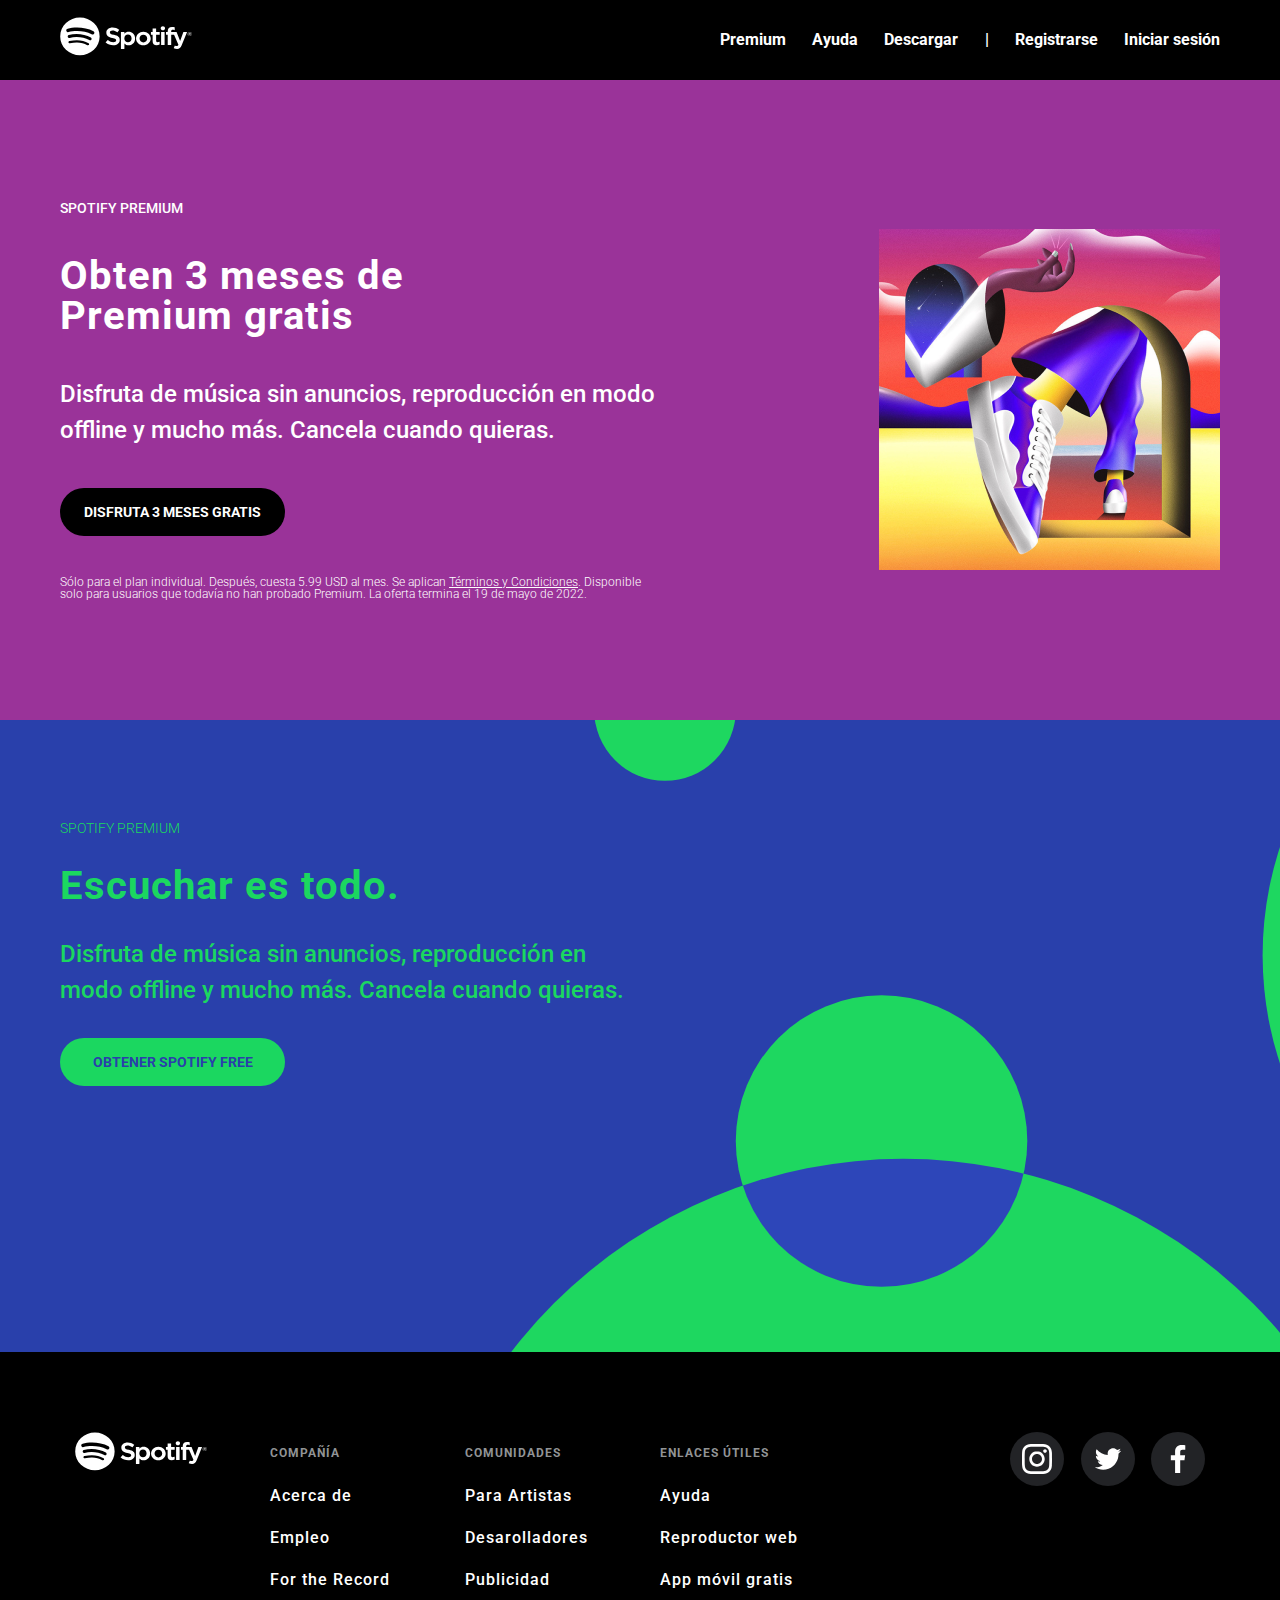
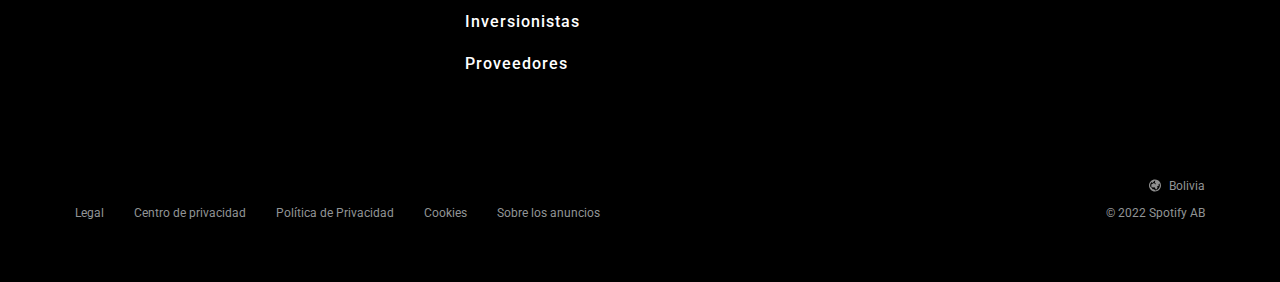
<file: index.html>
<!DOCTYPE html>
<html lang="es">
<head>
    <meta charset="UTF-8">
    <meta http-equiv="X-UA-Compatible" content="IE=edge">
    <meta name="viewport" content="width=device-width, initial-scale=1.0">
    <link rel="stylesheet" href="./styles.css">
    <link rel="preconnect" href="https://fonts.googleapis.com">
    <link rel="preconnect" href="https://fonts.gstatic.com" crossorigin>
    <link href="https://fonts.googleapis.com/css2?family=Roboto:wght@300;400;500;700&display=swap" rel="stylesheet">
    <title>Escuchar es todo - Spotify</title>
</head>
<body>
    <header>
        <nav class="navbar-container">
            <div class="navbar-container__logo">
                <img src="./assets/logo-white.svg" alt="Logo de Spotify">
            </div>
            <ul class="navbar-container__items">
                <li><a href="/">Premium</a></li>
                <li><a href="/">Ayuda</a></li>
                <li><a href="/">Descargar</a></li>
                <li>|</li>
                <li><a href="/">Registrarse</a></li>
                <li><a href="/">Iniciar sesión</a></li>
            </ul>
        </nav>
    </header>
    <main>
        <section class="promo-container">
            <section class="promo-container__description">
                <span class="promo-container__description--name">SPOTIFY PREMIUM</span>
                <h1>Obten 3 meses de <br> Premium gratis</h1>
                <p class="promo-container__description--text">Disfruta de música sin anuncios, reproducción en modo offline y mucho más. Cancela cuando quieras.</p>
                <button><a href="/">DISFRUTA 3 MESES GRATIS</a></button>
                <p class="promo-container__description--aux">Sólo para el plan individual. Después, cuesta 5.99 USD al mes. Se aplican <span>Términos y Condiciones</span>. Disponible solo para usuarios que todavía no han probado Premium. La oferta termina el 19 de mayo de 2022.</p>
            </section>
            <figure class="promo-container__image">
                <img src="./assets/main_image.png" alt="Un dibujo abstracto">
            </figure>
        </section>
    </main>
    <section class="free-container">
        <section class="free-container__description">
            <span>SPOTIFY PREMIUM</span>
            <h1>Escuchar es todo.</h1>
            <p>Disfruta de música sin anuncios, reproducción en <br> modo offline y mucho más. Cancela cuando quieras.</p>
            <button><a href="/">OBTENER SPOTIFY FREE</a></button>
        </section>
    </section>
    <footer>
        <section class="footer-container">
            <div class="footer-container__card">
                <img src="./assets/logo-white.svg" alt="Spotify Logo">
            </div>
            <div class="footer-container__card">
                <span>COMPAÑÍA</span>
                <ul>
                    <li>Acerca de</li>
                    <li>Empleo</li>
                    <li>For the Record</li>
                </ul>
            </div>
            <div class="footer-container__card">
                <span>COMUNIDADES</span>
                <ul>
                    <li>Para Artistas</li>
                    <li>Desarolladores</li>
                    <li>Publicidad</li>
                    <li>Inversionistas</li>
                    <li>Proveedores</li>
                </ul>
            </div>
            <div class="footer-container__card">
                <span>ENLACES ÚTILES</span>
                <ul>
                    <li>Ayuda</li>
                    <li>Reproductor web</li>
                    <li>App móvil gratis</li>
                </ul>
            </div>
            <div class="footer-container__card footer-container__card--images">
                <div class="footer-container__card--circle">
                    <img src="./assets/instagram_logo_white.svg" alt="Instagram logo en blanco">
                </div>
                <div class="footer-container__card--circle">
                    <img src="./assets/twitter_logo_white.svg" alt="Twitter logo en blanco">
                </div>
                <div class="footer-container__card--circle">
                    <img src="./assets/facebook_logo_white.svg" alt="Facebook logo en blanco">
                </div>
            </div>
            <div class="footer-container__country">
                <img src="./assets/world_icon.svg" alt="Ícono del mundo">
                <span>Bolivia</span>
            </div>
            <div class="footer-container__copyright">
                <div class="footer-container__copyright--list">
                    <ul>
                        <li>Legal</li>
                        <li>Centro de privacidad</li>
                        <li>Política de Privacidad</li>
                        <li>Cookies</li>
                        <li>Sobre los anuncios</li>
                    </ul>
                </div>
                <div class="footer-container__copyright--rights">
                    <span>© 2022 Spotify AB</span>
                </div>
            </div>
        </section>
    </footer>
</body>
</html>
</file>
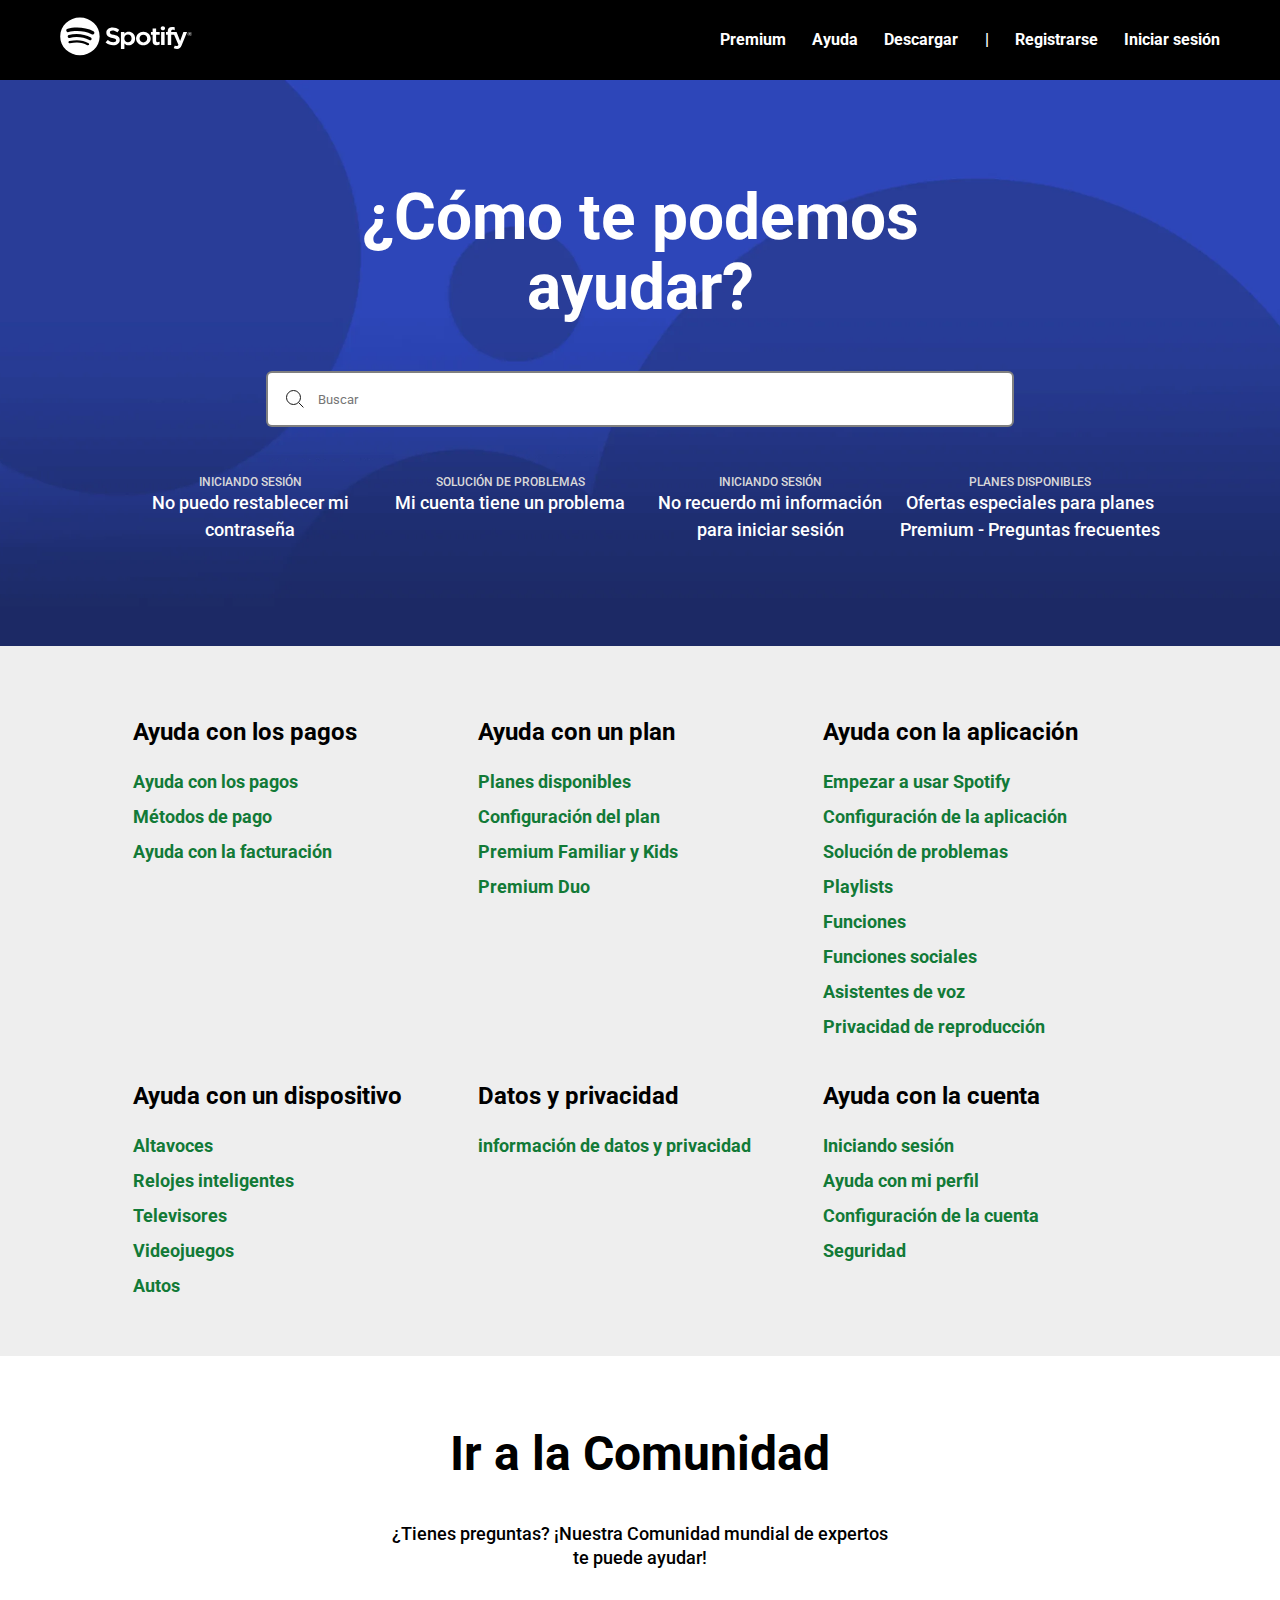
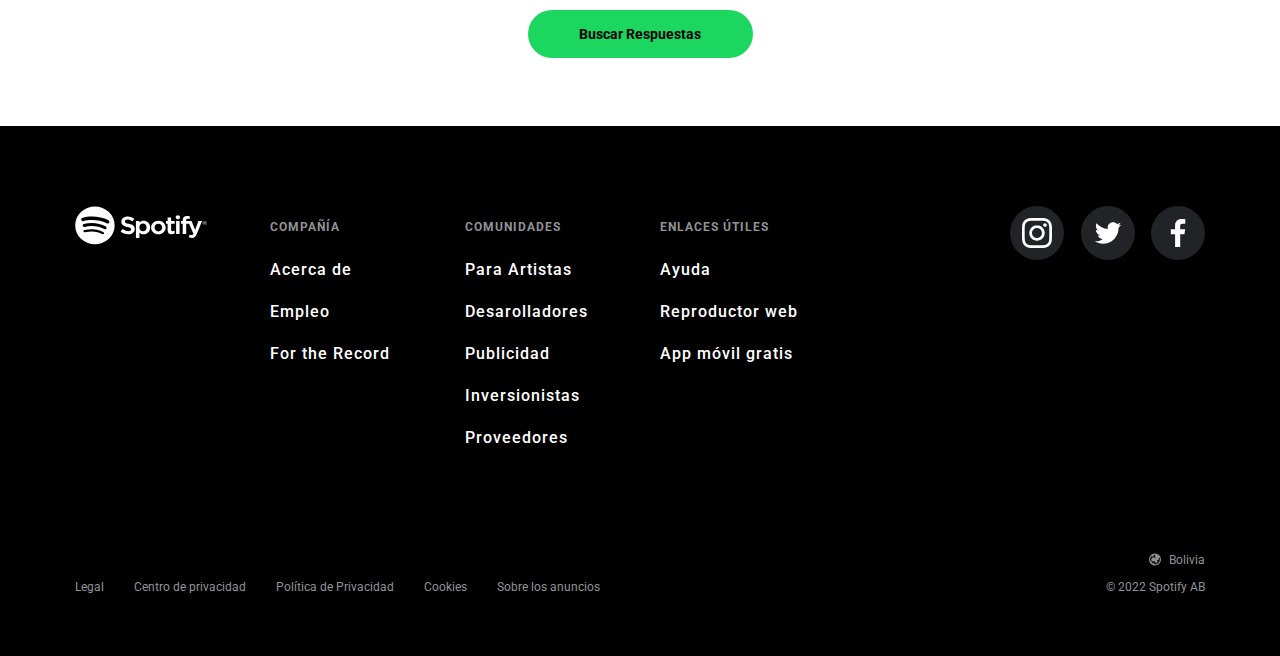
<file: ayuda.html>
<!DOCTYPE html>
<html lang="es">
<head>
    <meta charset="UTF-8">
    <meta http-equiv="X-UA-Compatible" content="IE=edge">
    <meta name="viewport" content="width=device-width, initial-scale=1.0">
    <link rel="stylesheet" href="./styles.css">
    <link rel="preconnect" href="https://fonts.googleapis.com">
    <link rel="preconnect" href="https://fonts.gstatic.com" crossorigin>
    <link href="https://fonts.googleapis.com/css2?family=Roboto:wght@300;400;500;700&display=swap" rel="stylesheet">
    <title>Ayuda</title>
</head>
<body>
    <header>
        <nav class="navbar-container">
            <div class="navbar-container__logo">
                <img src="./assets/logo-white.svg" alt="Logo de Spotify">
            </div>
            <ul class="navbar-container__items">
                <li><a href="/">Premium</a></li>
                <li><a href="/">Ayuda</a></li>
                <li><a href="/">Descargar</a></li>
                <li>|</li>
                <li><a href="/">Registrarse</a></li>
                <li><a href="/">Iniciar sesión</a></li>
            </ul>
        </nav>
    </header>
    <main class="help">
        <section class="search-help">
            <div class="search-help__title">
                <h1>¿Cómo te podemos ayudar?</h1>
            </div>
            <div class="search-help__input">
                <input type="text" placeholder="Buscar">
            </div>
            </div>
            <div class="search-help__quick-access">
                <div>
                    <span>INICIANDO SESIÓN</span>
                    <p>No puedo restablecer mi contraseña</p>
                </div>
                <div>
                    <span>SOLUCIÓN DE PROBLEMAS</span>
                    <p>Mi cuenta tiene un problema</p>
                </div>
                <div>
                    <span>INICIANDO SESIÓN</span>
                    <p>No recuerdo mi información para iniciar sesión</p>
                </div>
                <div>
                    <span>PLANES DISPONIBLES</span>
                    <p>Ofertas especiales para planes Premium - Preguntas frecuentes</p>
                </div>
            </div>
        </section>
    </main>
    <section class="search-list">
        <section class="search-list-container">
            <div class="search-list-container__block">
                <h3>Ayuda con los pagos</h3>
                <ul>
                    <li>Ayuda con los pagos</li>
                    <li>Métodos de pago</li>
                    <li>Ayuda con la facturación</li>
                </ul>
            </div>
            <div class="search-list-container__block">
                <h3>Ayuda con un plan</h3>
                <ul>
                    <li>Planes disponibles</li>
                    <li>Configuración del plan</li>
                    <li>Premium Familiar y Kids</li>
                    <li>Premium Duo</li>
                </ul>
            </div>
            <div class="search-list-container__block">
                <h3>Ayuda con la aplicación</h3>
                <ul>
                    <li>Empezar a usar Spotify</li>
                    <li>Configuración de la aplicación</li>
                    <li>Solución de problemas</li>
                    <li>Playlists</li>
                    <li>Funciones</li>
                    <li>Funciones sociales</li>
                    <li>Asistentes de voz</li>
                    <li>Privacidad de reproducción</li>
                </ul>
            </div>
            <div class="search-list-container__block">
                <h3>Ayuda con un dispositivo</h3>
                <ul>
                    <li>Altavoces</li>
                    <li>Relojes inteligentes</li>
                    <li>Televisores</li>
                    <li>Videojuegos</li>
                    <li>Autos</li>
                </ul>
            </div>
            <div class="search-list-container__block">
                <h3>Datos y privacidad</h3>
                <ul>
                    <li>información de datos y privacidad</li>
                </ul>
            </div>
            <div class="search-list-container__block">
                <h3>Ayuda con la cuenta</h3>
                <ul>
                    <li>Iniciando sesión</li>
                    <li>Ayuda con mi perfil</li>
                    <li>Configuración de la cuenta</li>
                    <li>Seguridad</li>
                </ul>
            </div>
        </section>
    </section>
    <section class="community">
        <section>
            <h2>Ir a la Comunidad</h2>
            <p>¿Tienes preguntas? ¡Nuestra Comunidad mundial de expertos te puede ayudar!</p>
            <button>
                <a href="/">Buscar Respuestas</a>
            </button>
        </section>
    </section>
    <footer>
        <section class="footer-container">
            <div class="footer-container__card">
                <img src="./assets/logo-white.svg" alt="Spotify Logo">
            </div>
            <div class="footer-container__card">
                <span>COMPAÑÍA</span>
                <ul>
                    <li>Acerca de</li>
                    <li>Empleo</li>
                    <li>For the Record</li>
                </ul>
            </div>
            <div class="footer-container__card">
                <span>COMUNIDADES</span>
                <ul>
                    <li>Para Artistas</li>
                    <li>Desarolladores</li>
                    <li>Publicidad</li>
                    <li>Inversionistas</li>
                    <li>Proveedores</li>
                </ul>
            </div>
            <div class="footer-container__card">
                <span>ENLACES ÚTILES</span>
                <ul>
                    <li>Ayuda</li>
                    <li>Reproductor web</li>
                    <li>App móvil gratis</li>
                </ul>
            </div>
            <div class="footer-container__card footer-container__card--images">
                <div class="footer-container__card--circle">
                    <img src="./assets/instagram_logo_white.svg" alt="Instagram logo en blanco">
                </div>
                <div class="footer-container__card--circle">
                    <img src="./assets/twitter_logo_white.svg" alt="Twitter logo en blanco">
                </div>
                <div class="footer-container__card--circle">
                    <img src="./assets/facebook_logo_white.svg" alt="Facebook logo en blanco">
                </div>
            </div>
            <div class="footer-container__country">
                <img src="./assets/world_icon.svg" alt="Ícono del mundo">
                <span>Bolivia</span>
            </div>
            <div class="footer-container__copyright">
                <div class="footer-container__copyright--list">
                    <ul>
                        <li>Legal</li>
                        <li>Centro de privacidad</li>
                        <li>Política de Privacidad</li>
                        <li>Cookies</li>
                        <li>Sobre los anuncios</li>
                    </ul>
                </div>
                <div class="footer-container__copyright--rights">
                    <span>© 2022 Spotify AB</span>
                </div>
            </div>
        </section>
    </footer>
</body>
</html>
</file>
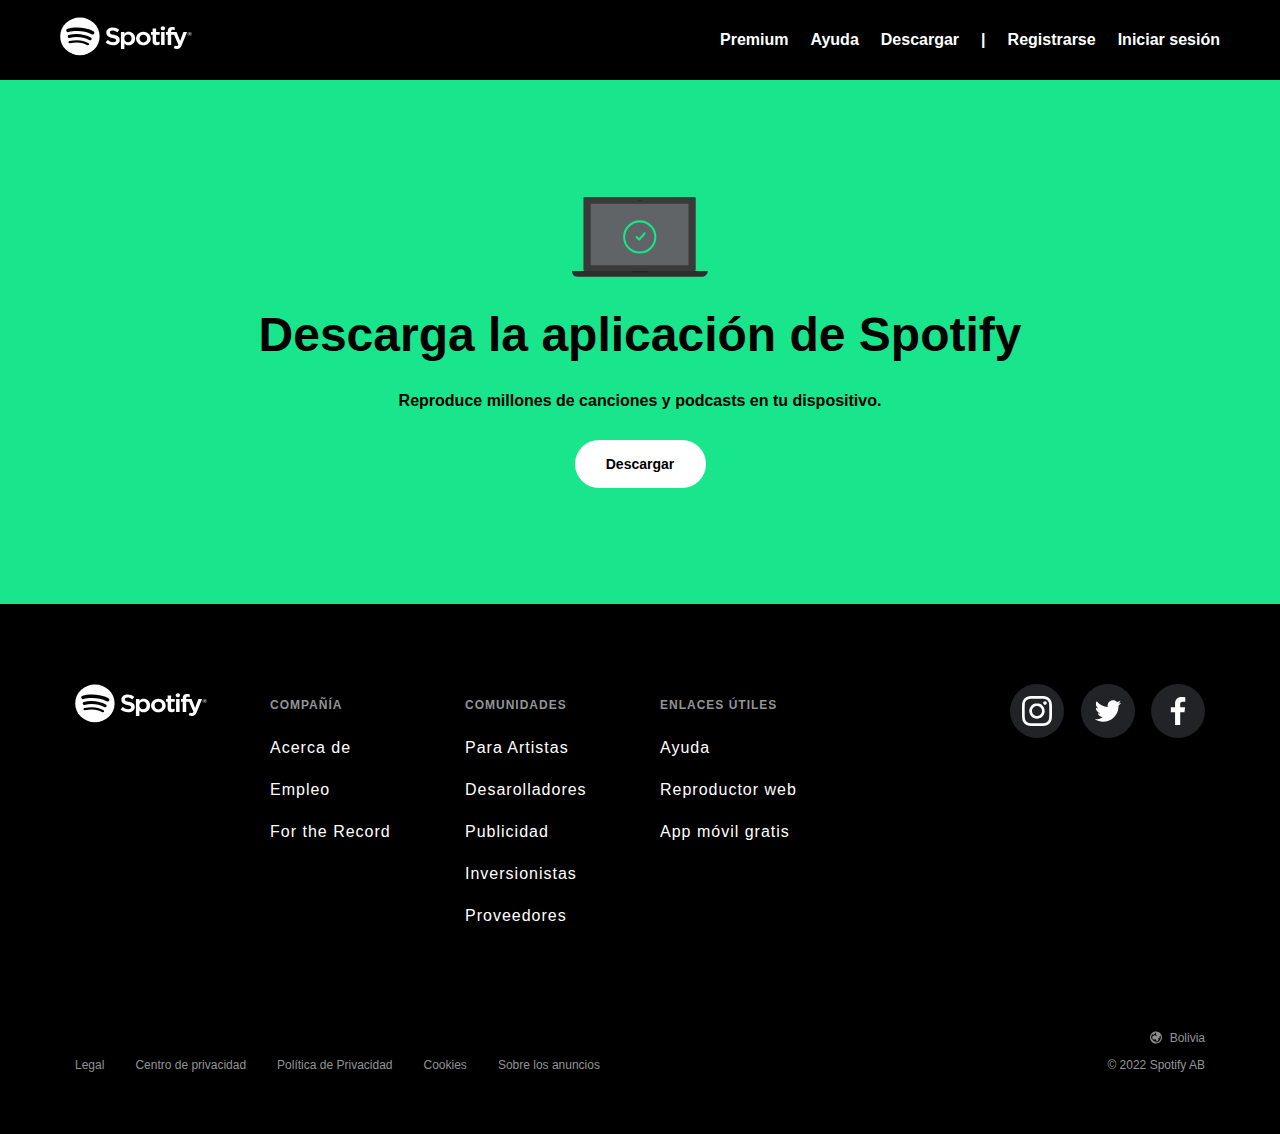
<file: descargar.html>
<!DOCTYPE html>
<html lang="es">
<head>
    <meta charset="UTF-8">
    <meta http-equiv="X-UA-Compatible" content="IE=edge">
    <meta name="viewport" content="width=device-width, initial-scale=1.0">
    <link rel="stylesheet" href="/styles.css">
    <title>Descargar - Spotify</title>
</head>
<body>
    <header>
        <nav class="navbar-container">
            <div class="navbar-container__logo">
                <img src="./assets/logo-white.svg" alt="Logo de Spotify">
            </div>
            <ul class="navbar-container__items">
                <li><a href="/">Premium</a></li>
                <li><a href="/">Ayuda</a></li>
                <li><a href="/">Descargar</a></li>
                <li>|</li>
                <li><a href="/">Registrarse</a></li>
                <li><a href="/">Iniciar sesión</a></li>
            </ul>
        </nav>
    </header>
    <main class="download">
        <section class="download-container">
            <figure class="download-container__image">
                <img class="download-container__image--laptop" src="/assets/laptop.svg" alt="Dibujo de una laptop">
                <img class="download-container__image--circle" src="/assets/green-circle.svg" alt="">
                <img class="download-container__image--check" src="/assets/green-success-check.svg" alt="">
            </figure>
            <h1 class="download-container__title">Descarga la aplicación de Spotify</h1>
            <p class="download-container__description">Reproduce millones de canciones y podcasts en tu dispositivo.</p>
            <button class="download-container__button">
                <a href="">Descargar</a>
            </button>
        </section>
    </main>
    <footer>
        <section class="footer-container">
            <div class="footer-container__card">
                <img src="./assets/logo-white.svg" alt="Spotify Logo">
            </div>
            <div class="footer-container__card">
                <span>COMPAÑÍA</span>
                <ul>
                    <li>Acerca de</li>
                    <li>Empleo</li>
                    <li>For the Record</li>
                </ul>
            </div>
            <div class="footer-container__card">
                <span>COMUNIDADES</span>
                <ul>
                    <li>Para Artistas</li>
                    <li>Desarolladores</li>
                    <li>Publicidad</li>
                    <li>Inversionistas</li>
                    <li>Proveedores</li>
                </ul>
            </div>
            <div class="footer-container__card">
                <span>ENLACES ÚTILES</span>
                <ul>
                    <li>Ayuda</li>
                    <li>Reproductor web</li>
                    <li>App móvil gratis</li>
                </ul>
            </div>
            <div class="footer-container__card footer-container__card--images">
                <div class="footer-container__card--circle">
                    <img src="./assets/instagram_logo_white.svg" alt="Instagram logo en blanco">
                </div>
                <div class="footer-container__card--circle">
                    <img src="./assets/twitter_logo_white.svg" alt="Twitter logo en blanco">
                </div>
                <div class="footer-container__card--circle">
                    <img src="./assets/facebook_logo_white.svg" alt="Facebook logo en blanco">
                </div>
            </div>
            <div class="footer-container__country">
                <img src="./assets/world_icon.svg" alt="Ícono del mundo">
                <span>Bolivia</span>
            </div>
            <div class="footer-container__copyright">
                <div class="footer-container__copyright--list">
                    <ul>
                        <li>Legal</li>
                        <li>Centro de privacidad</li>
                        <li>Política de Privacidad</li>
                        <li>Cookies</li>
                        <li>Sobre los anuncios</li>
                    </ul>
                </div>
                <div class="footer-container__copyright--rights">
                    <span>© 2022 Spotify AB</span>
                </div>
            </div>
        </section>
    </footer>
</body>
</html>
</file>
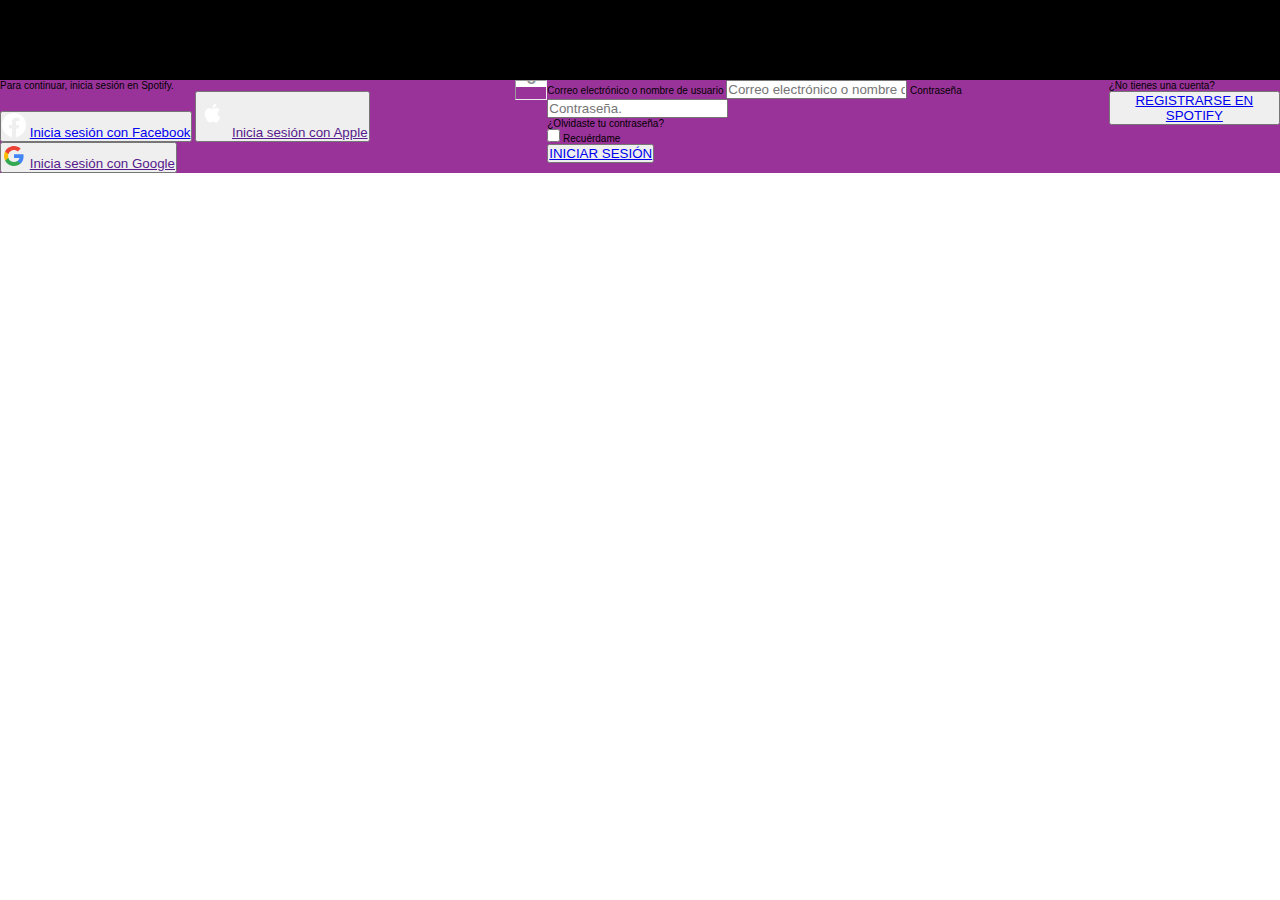
<file: login.html>
<!DOCTYPE html>
<html lang="es">
<head>
    <meta charset="UTF-8">
    <meta http-equiv="X-UA-Compatible" content="IE=edge">
    <meta name="viewport" content="width=device-width, initial-scale=1.0">
    <link rel="stylesheet" href="/styles.css">
    <title>Iniciar sesión</title>
</head>
<body>
    <header class="logo">
        <img src="/assets/logo_black.svg" alt="Logo de Spotify en negro.">
    </header>
    <main class="login">
        <section class="login__buttons">
            <p class="login__buttons--title">Para continuar, inicia sesión en Spotify.</p>
            <button class="login__buttons--facebook">
                <img src="/assets/facebook-white-alt.png" alt="Logo de Facebook">
                <a href="/">Inicia sesión con Facebook</a>
            </button>
            <button class="login__buttons--apple">
                <img src="/assets/apple-icon.svg" alt="Logo de Apple">
                <a href="">Inicia sesión con Apple</a>
            </button>
            <button class="login__buttons--google">
                <img src="/assets/google_logo.svg" alt="Logo de Google">
                <a href="">Inicia sesión con Google</a>
            </button>
        </section>
        <div class="login__divider">
            <hr>
        </div>
        <form class="login__form" action="post">
            <div class="login__form--account">
                <label for="email">Correo electrónico o nombre de usuario</label>
                <input type="email" id="email" placeholder="Correo electrónico o nombre de usuario.">
                <label for="password">Contraseña</label>
                <input type="password" id="password" placeholder="Contraseña.">
            </div>
            <div class="login__form--button">
                <article>
                    <p>¿Olvidaste tu contraseña?</p>
                </article>
                <div>
                    <input type="checkbox" id="rememberme">
                    <label for="rememberme">Recuérdame</label>
                </div>
                <button>
                    <a href="/">INICIAR SESIÓN</a>
                </button>
            </div>
        </form>
        <section class="login__register">
            <p class="login__register--title">¿No tienes una cuenta?</p>
            <button class="login__register--button">
                <a href="/registro.html">REGISTRARSE EN SPOTIFY</a>
            </button>
        </section>
    </main>
</body>
</html>
</file>
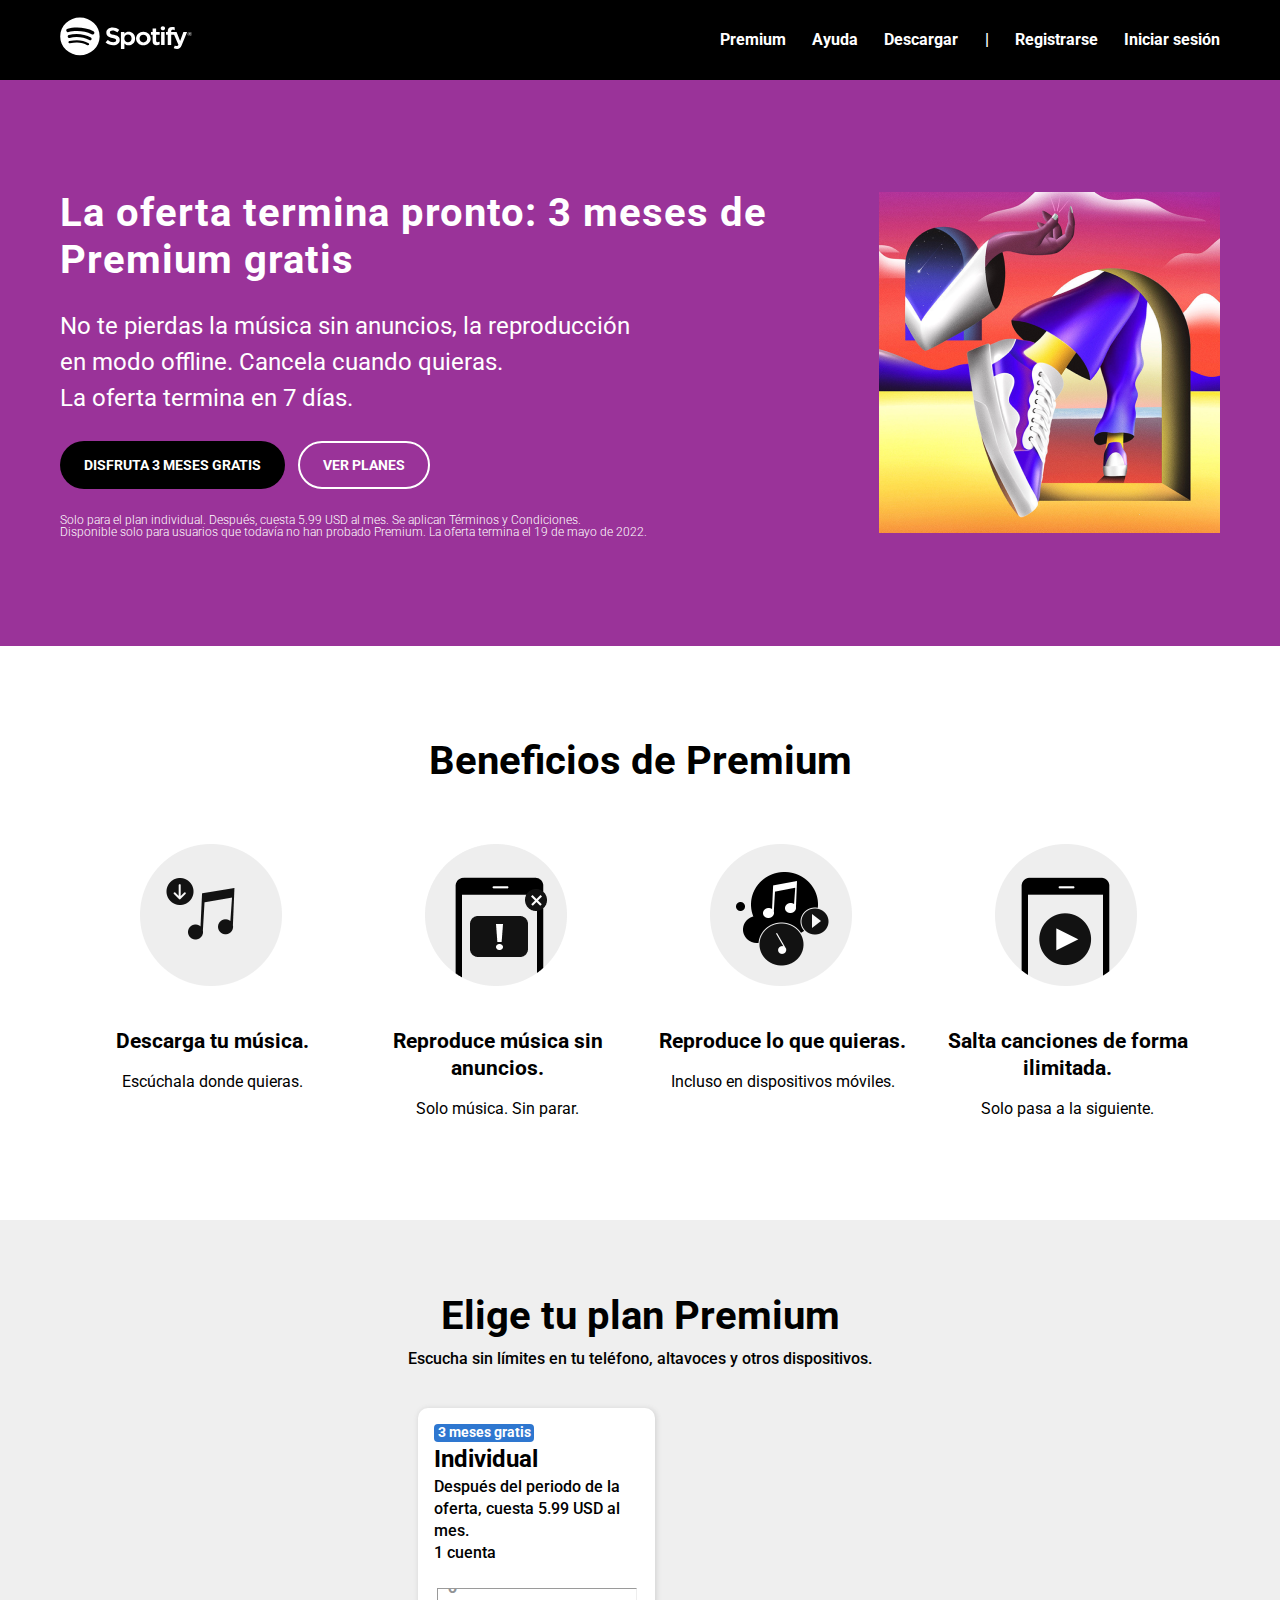
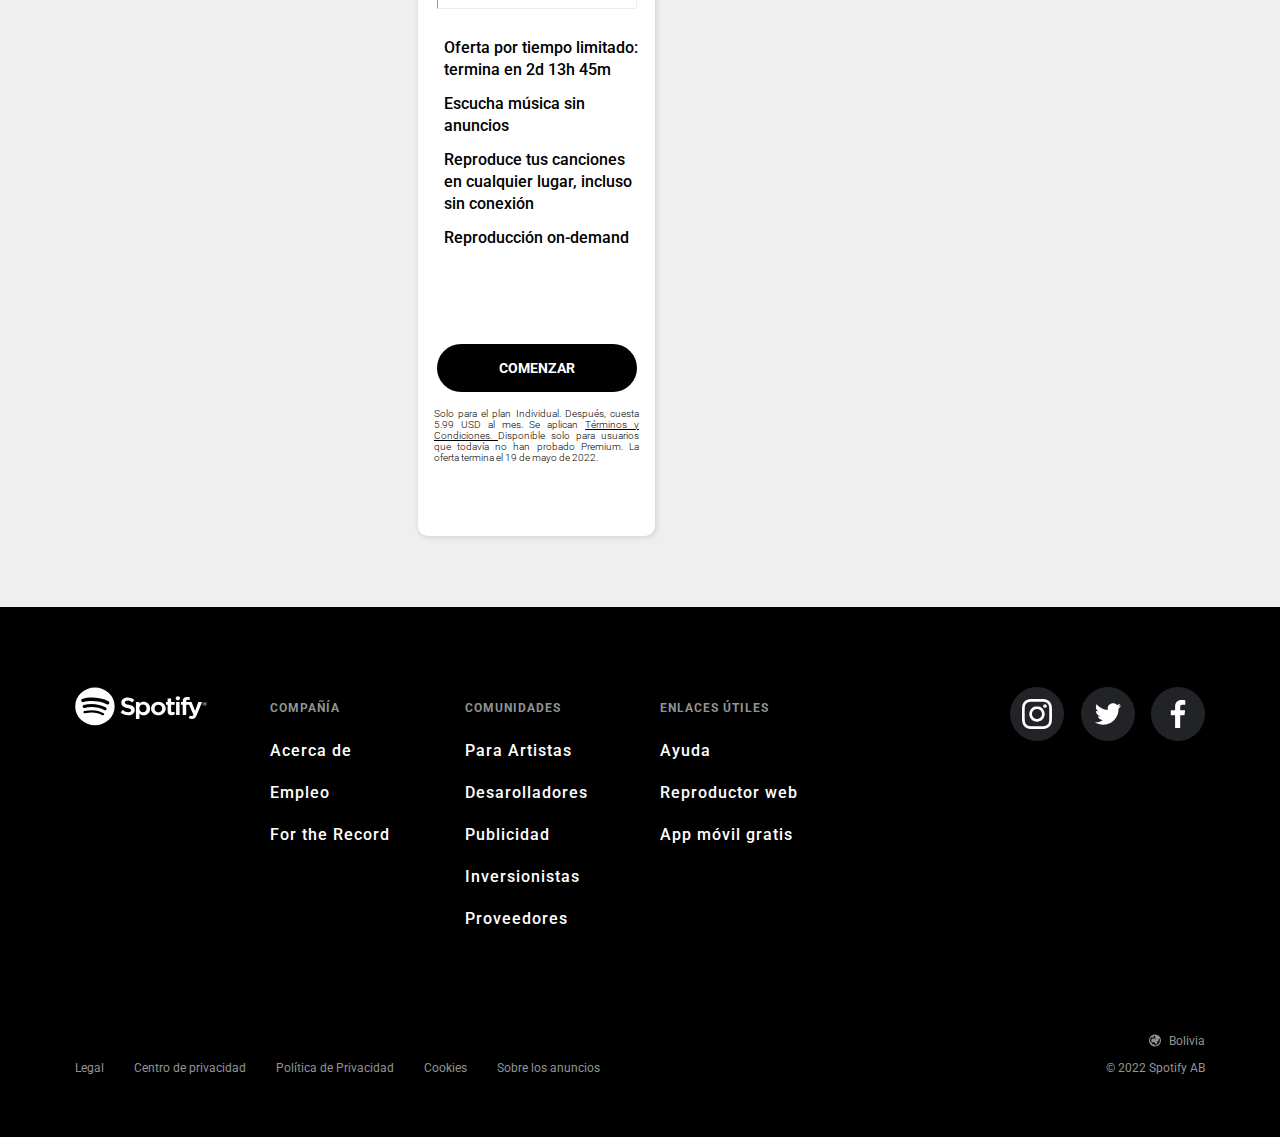
<file: premium.html>
<!DOCTYPE html>
<html lang="es">
<head>
    <meta charset="UTF-8">
    <meta http-equiv="X-UA-Compatible" content="IE=edge">
    <meta name="viewport" content="width=device-width, initial-scale=1.0">
    <link rel="stylesheet" href="./styles.css">
    <link rel="preconnect" href="https://fonts.googleapis.com">
    <link rel="preconnect" href="https://fonts.gstatic.com" crossorigin>
    <link href="https://fonts.googleapis.com/css2?family=Roboto:wght@300;400;500;700&display=swap" rel="stylesheet">
    <title>Spotify Premium</title>
</head>
<body>
    <header>
        <nav class="navbar-container">
            <div class="navbar-container__logo">
                <img src="./assets/logo-white.svg" alt="Logo de Spotify">
            </div>
            <ul class="navbar-container__items">
                <li><a href="/">Premium</a></li>
                <li><a href="/">Ayuda</a></li>
                <li><a href="/">Descargar</a></li>
                <li>|</li>
                <li><a href="/">Registrarse</a></li>
                <li><a href="/">Iniciar sesión</a></li>
            </ul>
        </nav>
    </header>
    <main>
        <section class="offer-container">
            <div class="offer-container__items">
                <h1>La oferta termina pronto: 3 meses de Premium gratis</h1>
                <p>No te pierdas la música sin anuncios, la reproducción <br> en modo offline. Cancela cuando quieras. <br> La oferta termina en 7 días.</p>
                <div class="offer-container__buttons">
                    <button class="offer-container__buttons--black"><a href="/">DISFRUTA 3 MESES GRATIS</a></button>
                    <button class="offer-container__buttons--white"><a href="/">VER PLANES</a></button>
                </div>
                <p>Solo para el plan individual. Después, cuesta 5.99 USD al mes. Se aplican Términos y Condiciones. <br> Disponible solo para usuarios que todavía no han probado Premium. La oferta termina el 19 de mayo de 2022.</p>
            </div>
            <figure class="offer-container__image">
                <img src="/assets/main_image.png" alt="Un dibujo abstracto">
            </figure>
        </section>
    </main>
    <section class="benefits">
        <article class="benefits-container">
            <h2 class="benefits-container__title">Beneficios de Premium</h2>
            <ul class="benefits-container__items">
                <li class="benefits-container__items--card">
                    <img class="benefits-container__items--image" src="/assets/benefit_1.png" alt="Descarga música">
                    <p class="benefits-container__items--bold">Descarga tu música.</p>
                    <p class="benefits-container__items--small">Escúchala donde quieras.</p>
                </li>
                <li class="benefits-container__items--card">
                    <img class="benefits-container__items--image" src="/assets/benefit_2.png" alt="Sin anuncios">
                    <p class="benefits-container__items--bold">Reproduce música sin anuncios.</p>
                    <p class="benefits-container__items--small">Solo música. Sin parar.</p>
                </li>
                <li class="benefits-container__items--card">
                    <img class="benefits-container__items--image" src="/assets/benefit_3.png" alt="Disponible en muchos dispositivos">
                    <p class="benefits-container__items--bold">Reproduce lo que quieras.</p>
                    <p class="benefits-container__items--small">Incluso en dispositivos móviles.</p>
                </li>
                <li class="benefits-container__items--card">
                    <img class="benefits-container__items--image" src="/assets/benefit_4.png" alt="Play a toda la música">
                    <p class="benefits-container__items--bold">Salta canciones de forma ilimitada.</p>
                    <p class="benefits-container__items--small">Solo pasa a la siguiente.</p>
                </li>
            </ul>
        </article>
    </section>
    <section class="plans">
        <article class="plans-container">
            <h2 class="plans-container__title">Elige tu plan Premium</h2>
            <p class="plans-container__description">Escucha sin límites en tu teléfono, altavoces y otros dispositivos.</p>
            <div class="plans-container__cards">
                <div class="plans-container__cards--card">
                    <div id="top">
                        <div>
                            <span>3 meses gratis</span>
                        </div>
                        <h3>Individual</h3>
                        <p>Después del periodo de la oferta, cuesta 5.99 USD al mes.</p>
                        <p>1 cuenta</p>
                    </div>
                    <hr>
                    <ul id="middle">
                        <li>
                            <div></div>
                            <p>Oferta por tiempo limitado: termina en 2d 13h 45m</p>
                        </li>
                        <li>
                            <div></div>
                            <p>Escucha música sin anuncios</p>
                        </li>
                        <li>
                            <div></div>
                            <p>Reproduce tus canciones en cualquier lugar, incluso sin conexión</p>
                        </li>
                        <li>
                            <div></div>
                            <p>Reproducción on-demand</p>
                        </li>
                    </ul>
                    <div id="button">
                        <button>
                            <a href="/">COMENZAR</a>
                        </button>
                    </div>
                    <div id="bottom">
                        <p>Solo para el plan Individual. Después, cuesta 5.99 USD al mes. Se aplican <span>Términos y Condiciones. </span>Disponible solo para usuarios que todavía no han probado Premium. La oferta termina el 19 de mayo de 2022.</p>
                    </div>
                </div>
            </div>
        </article>
    </section>
    <footer>
        <section class="footer-container">
            <div class="footer-container__card">
                <img src="./assets/logo-white.svg" alt="Spotify Logo">
            </div>
            <div class="footer-container__card">
                <span>COMPAÑÍA</span>
                <ul>
                    <li>Acerca de</li>
                    <li>Empleo</li>
                    <li>For the Record</li>
                </ul>
            </div>
            <div class="footer-container__card">
                <span>COMUNIDADES</span>
                <ul>
                    <li>Para Artistas</li>
                    <li>Desarolladores</li>
                    <li>Publicidad</li>
                    <li>Inversionistas</li>
                    <li>Proveedores</li>
                </ul>
            </div>
            <div class="footer-container__card">
                <span>ENLACES ÚTILES</span>
                <ul>
                    <li>Ayuda</li>
                    <li>Reproductor web</li>
                    <li>App móvil gratis</li>
                </ul>
            </div>
            <div class="footer-container__card footer-container__card--images">
                <div class="footer-container__card--circle">
                    <img src="./assets/instagram_logo_white.svg" alt="Instagram logo en blanco">
                </div>
                <div class="footer-container__card--circle">
                    <img src="./assets/twitter_logo_white.svg" alt="Twitter logo en blanco">
                </div>
                <div class="footer-container__card--circle">
                    <img src="./assets/facebook_logo_white.svg" alt="Facebook logo en blanco">
                </div>
            </div>
            <div class="footer-container__country">
                <img src="./assets/world_icon.svg" alt="Ícono del mundo">
                <span>Bolivia</span>
            </div>
            <div class="footer-container__copyright">
                <div class="footer-container__copyright--list">
                    <ul>
                        <li>Legal</li>
                        <li>Centro de privacidad</li>
                        <li>Política de Privacidad</li>
                        <li>Cookies</li>
                        <li>Sobre los anuncios</li>
                    </ul>
                </div>
                <div class="footer-container__copyright--rights">
                    <span>© 2022 Spotify AB</span>
                </div>
            </div>
        </section>
    </footer>
</body>
</html>
</file>
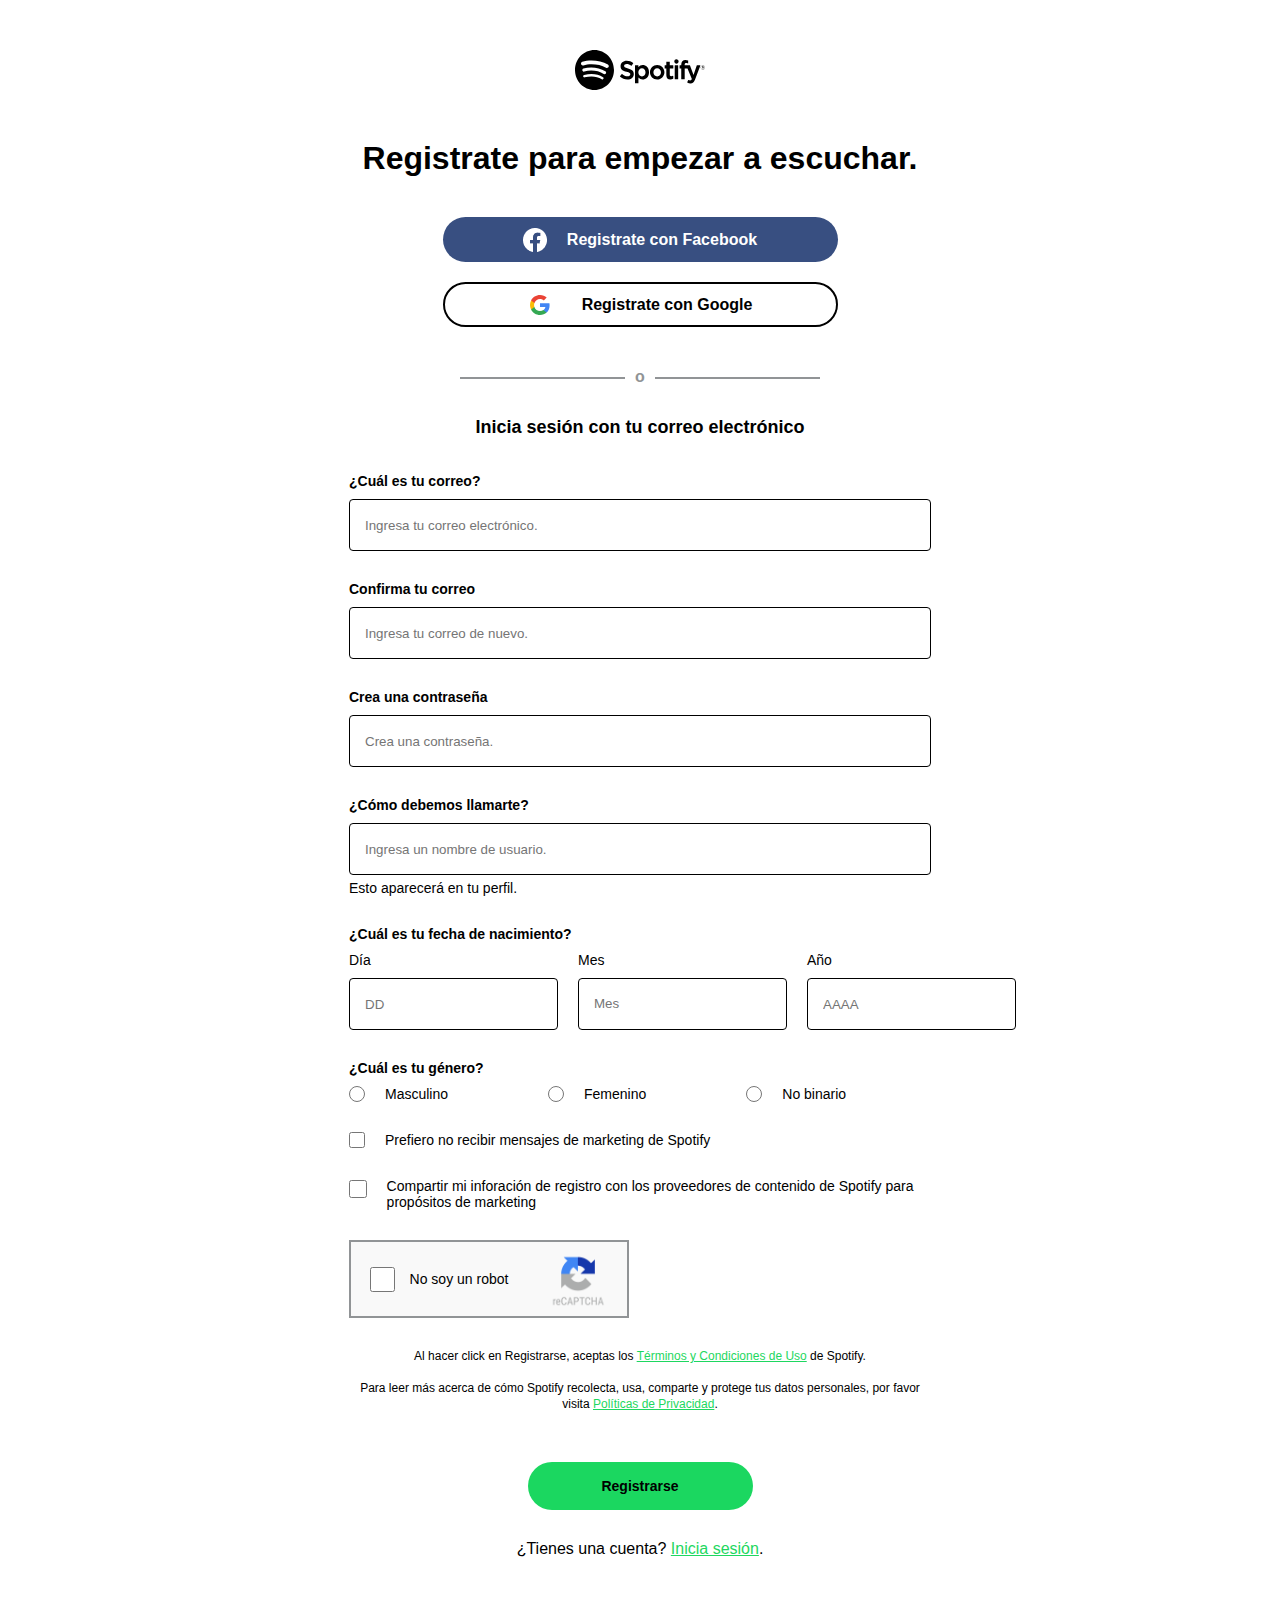
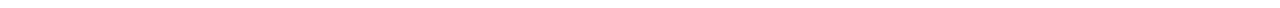
<file: registro.html>
<!DOCTYPE html>
<html lang="es">
<head>
    <meta charset="UTF-8">
    <meta http-equiv="X-UA-Compatible" content="IE=edge">
    <meta name="viewport" content="width=device-width, initial-scale=1.0">
    <link rel="stylesheet" href="/styles.css">
    <title>Registrarse</title>
</head>
<body>
    <main class="register">
        <figure class="register__image">
            <img src="/assets/logo_black.svg" alt="Logo de Spotify">
        </figure>
        <h1 class="register__title">Registrate para empezar a escuchar.</h1>
        <section class="register__options">
            <button class="register__options__blue-button">
                <img src="/assets/facebook-white-alt.png" alt="Logo de Facebook">
                <a href="/">Registrate con Facebook</a>
            </button>
            <button class="register__options__white-button">
                <img src="/assets/google_logo.svg" alt="Logo de Google">
                <a href="">Registrate con Google</a>
            </button>
        </section>
    </main>
    <div class="divider">
        <hr>
    </div>
    <section class="form">
        <h3 class="form__title">Inicia sesión con tu correo electrónico</h3>
        <form class="form__input" action="/">
            <div class="form__input--box">
                <label class="form__input--title" for="email">¿Cuál es tu correo?</label>
                <input type="text" name="mail" id="email" placeholder="Ingresa tu correo electrónico.">
            </div>
            <div class="form__input--box">
                <label class="form__input--title" for="email-c">Confirma tu correo</label>
                <input type="text" name="mail" id="email-c" placeholder="Ingresa tu correo de nuevo.">
            </div>
            <div class="form__input--box">
                <label class="form__input--title" for="password">Crea una contraseña</label>
                <input type="password" name="password" id="password" placeholder="Crea una contraseña.">
            </div>
            <div class="form__input--box">
                <label class="form__input--title" for="name">¿Cómo debemos llamarte?</label>
                <input type="text" name="name" id="name" placeholder="Ingresa un nombre de usuario.">
                <span>Esto aparecerá en tu perfil.</span>
            </div>
            <div class="form__input--birth">
                <span class="form__input--title">¿Cuál es tu fecha de nacimiento?</span>
                <div class="form__input--birth-box">
                    <div>
                        <label for="bday">Día</label>
                        <input type="number" name="bday" id="bday" placeholder="DD">
                    </div>
                    <div>
                        <label for="bmonth">Mes</label>
                        <input type="text" list="months" name="bmonth" id="bmonth" placeholder="Mes">
                            <datalist id="months">
                                <option value="Enero"></option>
                                <option value="Febrero"></option>
                                <option value="Marzo"></option>
                                <option value="Abril"></option>
                                <option value="Mayo"></option>
                                <option value="Junio"></option>
                                <option value="Julio"></option>
                                <option value="Agosto"></option>
                                <option value="Septiembre"></option>
                                <option value="Octubre"></option>
                                <option value="Noviembre"></option>
                                <option value="Diciembre"></option>
                            </datalist>
                    </div>
                    <div>
                        <label for="byear">Año</label>
                        <input type="number" name="byear" id="byear" placeholder="AAAA">
                    </div>
                </div>
            </div>
            <div class="form__input--birth">
                <span class="form__input--title">¿Cuál es tu género?</span>
                <div class="form__input--birth-genre">    
                    <div>
                        <input type="radio" name="male" id="male">
                        <label for="male">Masculino</label>
                    </div>
                    <div>
                        <input type="radio" name="femme" id="femme">
                        <label for="femme">Femenino</label>
                    </div>
                    <div>
                        <input type="radio" name="non" id="non">
                        <label for="non">No binario</label>
                    </div>
                </div>    
            </div>
            <div class="form__input--check-mkt">
                <input type="checkbox" name="marketing" id="marketing">
                <label for="marketing">Prefiero no recibir mensajes de marketing de Spotify</label>
            </div>
            <div class="form__input--share">
                <input type="checkbox" name="share-data" id="share-data">
                <label for="share-data">Compartir mi inforación de registro con los proveedores de contenido de Spotify para propósitos de marketing</label>
            </div>
            <div class="form__captcha">
                <div>
                    <input type="checkbox" name="robot" id="robot">
                    <label for="robot">No soy un robot</label>
                </div>
                <img src="/assets/recaptcha-logo.png" alt="reCaptcha logo">
            </div>
            <article class="form__description">
                <p>Al hacer click en Registrarse, aceptas los <span>Términos y Condiciones de Uso</span> de Spotify.</p> <br>
                <p>Para leer más acerca de cómo Spotify recolecta, usa, comparte y protege tus datos personales, por favor visita <span>Políticas de Privacidad</span>.</p>
            </article>
            <div class="form__button">
                <button class="form__button--green">
                    <a href="/">Registrarse</a>
                </button>
            </div>
            <div class="form__login">
                <p>¿Tienes una cuenta? <span>Inicia sesión</span>.</p>
            </div>
        </form>
    </section>
</body>
</html>
</file>
<file: styles.css>
* {
    font-family: 'Roboto', sans-serif;
    /* Restablecer valores del navegador: */
    margin: 0;
    padding: 0;
    box-sizing: border-box;
}

:root {
    /* Colores */
    --black: #000000;
    --white: #FFFFFF;
    --magenta: #9A3399;
    --blue: #2940AB;
    --green: #1BD760;
    --light-gray: #EFEFEF;

    /* Font-weight */
    --light: 300;
    --regular: 400;
    --medium: 500;
    --bold: 700;
}

html {
    /* 1rem = 10px */
    font-size: 62.5%;
}

/********** INDEX - HOME ****************/

/* NAVIGATION BAR */

header {
    width: auto;
    height: 80px;
    background-color: var(--black);
    display: flex;
    justify-content: center;
}

.navbar-container {
    width: 1200px;
    height: 80px;
    display: flex;
    justify-content: space-between;
    align-items: center;
    padding: 0 20px 0 20px;
    color: var(--white);
    font-weight: var(--bold);
    font-size: 1.6rem;
    line-height: 2.4rem;
}

.navbar-container__items {
    width: 500px;
    display: flex;
    justify-content: space-between;
    list-style: none;
}

.navbar-container__items a {
    text-decoration: none;
    color: var(--white);
}

.navbar-container__items a:hover {
    color: var(--green);
}

/* MAIN */

main {
    height: auto;
    width: auto;
    background-color: var(--magenta);
    display: flex;
    justify-content: center;
}

.promo-container {
    height: 640px;
    width: 1200px;
    display: flex;
    justify-content: space-between;
    align-items: center;
    color: var(--white);
    padding: 0 20px 0 20px;
}

.promo-container__description {
    width: 600px;
    height: auto;
    display: flex;
    flex-direction: column;
    gap: 40px;
}

.promo-container__description--name {
    font-size: 1.4rem;
    font-weight: var(--medium);
}

.promo-container__description h1 {
    font-size: 4rem;
    font-weight: var(--bold);
    line-height: 4rem;
    letter-spacing: .1rem;
}

.promo-container__description--text {
    font-size: 2.4rem;
    font-weight: var(--medium);
    line-height: 3.6rem;
}

.promo-container__description button {
    height: 48px;
    width: 225px;
    background-color: var(--black);
    border: none;
    border-radius: 40px;
}

.promo-container__description button:hover {
    transform: scale(1.05);
    cursor: pointer;
    background-color: var(--black);
}

.promo-container__description button a {
    text-decoration: none;
    font-size: 1.4rem;
    font-weight: var(--bold);
    color: var(--white);
}

.promo-container__description--aux {
    font-size: 1.2rem;
    font-weight: var(--light);
    line-height: 1.2rem;
}

.promo-container__description--aux span {
    text-decoration: underline;
}

/* SECTION FREE */

.free-container {
    width: auto;
    height: 632px;
    background-color: var(--blue);
    background-image: url(./assets/circles_desktop.svg);
    background-repeat: no-repeat;
    background-position: center;
    background-size: cover;
    color: var(--green);
}

.free-container__description {
    width: 1200px;
    height: auto;
    display: flex;
    flex-direction: column;
    gap: 30px;
    margin: 0 auto;
    padding: 100px 20px 0 20px;
}

.free-container__description span {
    font-size: 1.4rem;
    font-weight: var(--light);
}

.free-container__description h1 {
    font-size: 4rem;
    font-weight: var(--bold);
    line-height: 4rem;
    letter-spacing: .1rem;
}

.free-container__description p {
    font-size: 2.4rem;
    font-weight: var(--medium);
    line-height: 3.6rem;
}

.free-container__description button {
    height: 48px;
    width: 225px;
    background-color: var(--green);
    border: none;
    border-radius: 40px;
}

.free-container__description button:hover {
    transform: scale(1.05);
    cursor: pointer;
    background-color: var(--green);
}

.free-container__description button a {
    text-decoration: none;
    font-size: 1.4rem;
    font-weight: var(--bold);
    color: var(--blue);
}

/* FOOTER */

footer {
    height: 530px;
    width: auto;
    background-color: var(--black);
    color: var(--white);
    display: flex;
    align-items: center;
    padding: 80px 0 50px 0;
}

.footer-container {
    height: 400px;
    width: 1200px;
    display: flex;
    flex-wrap: wrap;
    margin: 0 auto;
    padding: 0 20px 0 20px;
}

.footer-container__card {
    height: 346px;
    width: 195px;
    padding: 0 15px 0 15px;
    line-height: 42px;
}

.footer-container__card span {
    font-size: 1.2rem;
    font-weight: var(--bold);
    color: #919496;
    letter-spacing: .1rem;
}

.footer-container__card li {
    font-size: 1.6rem;
    font-weight: var(--medium);
    letter-spacing: .1rem;
    list-style: none;
}

.footer-container__card li:hover {
    cursor: pointer;
    color: var(--green);
}

.footer-container__card--circle {
    height: 54px;
    width: 54px;
    display: flex;
    justify-content: center;
    align-items: center;
    background-color: #222326;
    border-radius: 50%;
}

.footer-container__card--images {
    display: flex;
    justify-content: space-between;
    margin: 0 15px 0 170px;
    padding: 0;
}

.footer-container__card--images img {
    height: 30px;
    width: 30px;
    background-color: var(--white);
}

.footer-container__country {
    height: 15px;
    width: 1200px;
    margin: 0 15px 0 0;
    display: flex;
    justify-content: flex-end;
    align-items: center;
    font-size: 12px;
    color: #919496;
}

.footer-container__country img {
    margin: 0 8px 0 0;
}

.footer-container__copyright {
    height: 39px;
    width: 1200px;
    margin: 0 15px 0 0;
    display: flex;
    justify-content: space-between;
    align-items: center;
    color: #919496;
    font-size: 12px;
}

.footer-container__copyright--list {
    width: 540px;
    padding: 0 0 0 15px;
}

.footer-container__copyright--list li:hover {
    cursor: pointer;
    color: var(--green);
}

.footer-container__copyright ul {
    display: flex;
    justify-content: space-between;
    list-style: none;
}

/******************* PREMIUM ***********************/
/******************** PAGE *************************/

/************** PREMIUM SECTION******************/
.offer-container {
    height: 566px;
    width: 1200px;
    padding: 0 20px 0 20px;
    display: flex;
    justify-content: space-between;
    align-items: center;
}

.offer-container__items {
    height: auto;
    width: 750px;
    color: var(--white);
    display: flex;
    flex-direction: column;
    gap: 25px;
}

.offer-container__items h1 {
    font-size: 4rem;
    font-weight: var(--bold);
    letter-spacing: .1rem;
}

.offer-container__items p {
    font-size: 2.4rem;
    font-weight: var(--regular);
    line-height: 36px;
}

.offer-container__buttons {
    width: 370px;
    display: flex;
    justify-content: space-between;
}

.offer-container__buttons--black {
    height: 48px;
    width: 225px;
    background-color: var(--black);
    border: none;
    border-radius: 40px;
}

.offer-container__buttons--black:hover {
    transform: scale(1.05);
    cursor: pointer;
    background-color: var(--black);
}

.offer-container__buttons--black a {
    text-decoration: none;
    font-size: 1.4rem;
    font-weight: var(--bold);
    color: var(--white);
}

.offer-container__buttons--white {
    height: 48px;
    width: 132px;
    background-color: var(--magenta);
    border-style: solid;
    border-color: var(--white);
    border-radius: 40px;
}

.offer-container__buttons--white:hover {
    transform: scale(1.05);
    cursor: pointer;
    background-color: var(--magenta);
}

.offer-container__buttons--white a {
    text-decoration: none;
    font-size: 1.4rem;
    font-weight: var(--bold);
    color: var(--white);
}

.offer-container__items p:nth-last-child(1) {
    font-size: 1.2rem;
    font-weight: var(--light);
    line-height: 12px;
}

/******************** BENEFITS SECTION ********************/

.benefits {
    height: 574px;
    width: auto;
    background-color: var(--white);
    display: flex;
    align-items: center;
}

.benefits-container {
    height: auto;
    width: 1200px;
    display: flex;
    flex-direction: column;
    align-items: center;
    gap: 60px;
    margin: 0 auto;
    padding: 0 20px 0 20px;
}

.benefits-container__title {
    font-size: 4rem;
    font-weight: var(--bold);
}

.benefits-container__items {
    display: flex;
    list-style: none;
}

.benefits-container__items--card {
    height: 285px;
    width: 285px;
}

.benefits-container__items--image {
    height: 142px;
    width: 142px;
    margin: 0 70px 40px 70px;
}

.benefits-container__items--bold {
    font-size: 2.1rem;
    font-weight: var(--bold);
    line-height: 2.7rem;
    text-align: center;
}

.benefits-container__items--small {
    font-size: 1.6rem;
    line-height: 2.4rem;
    text-align: center;
    margin: 15px 0;
}

/******************** PLANS SECTION ********************/

.plans {
    height: 987px;
    width: auto;
    background-color: var(--light-gray);
    display: flex;
    align-items: center;
    justify-content: center;
}

.plans-container__title {
    margin: 0 0 10px 0;
    font-size: 4rem;
    font-weight: var(--bold);
    text-align: center;
}

.plans-container__description {
    margin: 0 0 40px 0;
    font-size: 1.6rem;
    font-weight: var(--medium);
    text-align: center;
}

.plans-container__cards {
    display: flex;
}

.plans-container__cards--card {
    width: 237px;
    height: 728px;
    margin: 0 10px;
    background-color: var(--white);
    border-radius: 10px;
    box-shadow: 1px 1px 5px 1px #D6D6D6;
}

.plans-container__cards--card #top {
    width: 237px;
    height: 180px;
    padding: 16px;
}

.plans-container__cards--card #top div {
    height: 18px;
    width: 100px;
    background-color: #2E77D0;
    text-align: center;
    border-radius: 4px;
}

.plans-container__cards--card #top div span {
    font-size: 1.4rem;
    font-weight: var(--bold);
    color: var(--white);
}

.plans-container__cards--card #top h3 {
    font-size: 2.4rem;
    font-weight: var(--bold);
    line-height: 3.4rem;
}

.plans-container__cards--card #top p {
    font-size: 1.6rem;
    font-weight: var(--medium);
    line-height: 2.2rem;
}

.plans-container__cards--card hr {
    width: 200px;
    margin: 0 auto;
}

.plans-container__cards--card #middle {
    width: 237px;
    height: 335px;
    padding: 16px;
}

.plans-container__cards--card #middle li {
    margin: 12px 0px;
    display: flex;
    font-size: 1.6rem;
    font-weight: var(--medium);
    line-height: 2.2rem;
    list-style: none;
}

.plans-container__cards--card #middle #offer {
    background-color: #AF2896;
    color: var(--white);
    border-radius: 5px;
}

.plans-container__cards--card #middle #check-white {
    width: 25px;
    height: 25px;
}

.plans-container__cards--card #middle li div {
    padding: 0px 10px 0px 0px;
}

.plans-container__cards--card #button {
    height: 48px;
    width: 237px;
    display: flex;
    justify-content: center;
}

.plans-container__cards--card button {
    height: 48px;
    width: 200px;
    background-color: var(--black);
    border: none;
    border-radius: 40px;
}

.plans-container__cards--card button:hover {
    transform: scale(1.05);
    cursor: pointer;
    background-color: var(--black);
}

.plans-container__cards--card button a {
    text-decoration: none;
    font-size: 1.4rem;
    font-weight: var(--bold);
    color: var(--white);
}

.plans-container__cards--card #bottom {
    height: 163px;
    width: 237px;
    padding: 16px;
}

.plans-container__cards--card #bottom p {
    font-size: 1rem;
    font-weight: var(--light);
    text-align: justify;
}

.plans-container__cards--card #bottom p span {
    text-decoration: underline;
}

/******************** AYUDA *************************/
/******************** PAGE *************************/

/**************** SEARCH SECTION ******************/

.help {
    height: 566px;
    width: auto;
    background-image: url(/assets/burbles_help.webp);
    background-repeat: no-repeat;
    background-position: center;
    background-size: cover;
}

.search-help {
    display: flex;
    flex-direction: column;
    align-items: center;
    justify-content: center;
    gap: 50px 0;
}

.search-help__title {
    width: 700px;
}

.search-help__title h1 {
    font-size: 6.4rem;
    font-weight: var(--bold);
    text-align: center;
    color: var(--white);
    line-height: 7rem;
}

.search-help__input input {
    height: 52px;
    width: 744px;
    background: url(/assets/search_icon.svg) no-repeat;
    background-color: var(--white);
    background-position: calc(15px);
    padding-left: 50px;
    border-style: none;
    border-radius: 4px;
    box-shadow: 0 0 0 .2rem gray;
}

.search-help__input input:hover {
    border-style: none;
    border-radius: 4px;
    box-shadow: none;
}

.search-help__quick-access {
    display: flex;
}

.search-help__quick-access div {
    width: 260px;
    text-align: center;
}

.search-help__quick-access div span {
    font-size: 1.2rem;
    font-weight: var(--medium);
    color: #d9d9d9;
}

.search-help__quick-access div p {
    font-size: 1.8rem;
    font-weight: var(--medium);
    line-height: 2.7rem;
    color: var(--white);
}

/**************** SEARCH LIST SECTION ******************/

.search-list {
    height: 710px;
    width: auto;
    display: flex;
    justify-content: center;
    align-items: center;
    background-color: #EEEEEE;
}

.search-list-container {
    display: grid;
    grid-template-columns: 325px 325px 325px;
    gap: 20px;
}

.search-list-container__block h3 {
    font-size: 2.4rem;
    font-weight: var(--bold);
    line-height: 6.4rem;
}

.search-list-container__block ul li {
    font-size: 1.8rem;
    font-weight: var(--bold);
    line-height: 35px;
    color: #127A37;
    list-style: none;
}

.search-list-container__block ul li:hover {
    cursor: pointer;
}

/**************** COMMUNITY SECTION ******************/

.community {
    height: 370px;
    width: auto;
    background-color: var(--white);
    display: flex;
    justify-content: center;
    align-items: center;
}

.community section {
    height: auto;
    width: 510px;
    display: flex;
    flex-direction: column;
    align-items: center;
    justify-content: center;
    gap: 40px 0px;
}

.community section h2 {
    font-size: 4.8rem;
    font-weight: var(--bold);
}

.community section p {
    font-size: 1.8rem;
    font-weight: var(--medium);
    text-align: center;
    line-height: 2.4rem;
}

.community section button {
    height: 48px;
    width: 225px;
    background-color: var(--green);
    border: none;
    border-radius: 40px;
}

.community section button:hover {
    transform: scale(1.05);
    cursor: pointer;
    background-color: var(--green);
}

.community section button a {
    text-decoration: none;
    font-size: 1.4rem;
    font-weight: var(--bold);
    color: var(--black);
}

/******************** DESCARGAR *************************/
/******************** PAGE *****************************/

/**************** DOWNLOAD SECTION ******************/

.download {
    height: 524px;
    width: auto;
    background-color: #19E68C;
    display: flex;
    align-items: center;
}

.download-container {
    display: flex;
    flex-direction: column;
    gap: 30px;
    align-items: center;
}

.download-container__image {
    display: flex;
    justify-content: center;
    align-items: center;
}

.download-container__image--laptop {
    height: 80px;
    width: 136px;
}

.download-container__image--circle {
    height: 34px;
    width: 34px;
    position: absolute;
}

.download-container__image--check {
    height: 9px;
    width: 11px;
    position: absolute;
}

.download-container__title {
    font-size: 4.8rem;
    font-weight: var(--bold);
}

.download-container__description {
    font-size: 1.6rem;
    font-weight: var(--bold);
}

.download-container__button {
    height: 48px;
    width: 131px;
    background-color: var(--white);
    border: none;
    border-radius: 40px;
}

.download-container__button:hover {
    transform: scale(1.05);
    cursor: pointer;
    background-color: var(--white);
}

.download-container__button a {
    text-decoration: none;
    font-size: 1.4rem;
    font-weight: var(--bold);
    color: var(--black);
}

/**************** LINKS SECTION ******************/

.links {
    height: 309px;
    width: auto;
    background-color: var(--white);
    display: flex;
    align-items: center;
    justify-content: center;
}

.links-container {
    display: flex;
    flex-direction: column;
    justify-content: center;
    align-items: center;
    gap: 25px 0;
}

.links-container__title {
    font-size: 3.2rem;
    font-weight: var(--bold);
}

.links-container__description {
    font-size: 1.6rem;
    font-weight: var(--medium);
}

.links-container__images {
    display: flex;
    justify-content: center;
    align-items: center;
    gap: 0 20px;
}

.links-container__images--google {
    height: 57px;
    width: 147px;
}

.links-container__images:hover {
    cursor: pointer;
}

/**************** DEVICES SECTION ******************/

.devices {
    height: 450px;
    width: auto;
    background-color: #222326;
    display: flex;
    justify-content: center;
    align-items: center;
}

.devices-container {
    display: flex;
    flex-direction: column;
    justify-content: center;
    align-items: center;
    gap: 30px 0;
}

.devices-container__image img{
    height: 173px;
    width: 480px;
}

.devices-container__title {
    font-size: 3.2rem;
    font-weight: var(--bold);
    color: var(--white);
}

.devices-container__list {
    list-style: none;
    display: flex;
    color: var(--white);
    font-size: 1.6rem;
    font-weight: var(--medium);
}

.devices-container__list--green {
    color: #1DB954;
    /* text-decoration: underline; */
}

.devices-container__list--green:hover {
    cursor: pointer;
    color: #1DD760;
}

.devices-container__list--color::after {
    font-size: 2.2rem;
    content: '•';
    color: #1DB954;
    padding-left: 14px;
    padding-right: 14px;
}

.devices-container__list--none::after {
    content: '';
    font-size: 2.2rem;
}

/******************** REGISTRARSE *************************/
/******************** PAGE *****************************/

.register {
    background-color: var(--white);
    display: flex;
    flex-direction: column;
    align-items: center;
    /* justify-content: center; */
    margin: 50px 0;
}

.register__image {
    height: 40px;
    width: 130px;
    margin: 0 0 30px 0;
}

.register__title {
    margin: 20px 0 40px 0;
    font-size: 3.2rem;
    font-weight: var(--bold);
}

.register__options {
    display: flex;
    flex-direction: column;
    gap: 20px 0;
}

.register__options__blue-button {
    height: 45px;
    width: 395px;
    display: flex;
    align-items: center;
    justify-content: center;
    gap: 0 20px;
    background-color: #384F81;
    border: none;
    border-radius: 40px;
}

.register__options__blue-button img {
    width: 24px;
    height: 24px;
}

.register__options__blue-button a {
    text-decoration: none;
    font-size: 1.6rem;
    font-weight: var(--bold);
    color: var(--white);
}

.register__options__blue-button:hover {
    transform: scale(1.05);
    cursor: pointer;
    background-color: #384F81;
}

.register__options__white-button {
    height: 45px;
    width: 395px;
    display: flex;
    align-items: center;
    justify-content: center;
    gap: 0 30px;
    background-color: var(--white);
    border: solid 2px black;
    border-radius: 40px;
}

.register__options__white-button img {
    width: 24px;
    height: 24px;
}

.register__options__white-button a {
    text-decoration: none;
    font-size: 1.6rem;
    font-weight: var(--bold);
    color: var(--black);
}

.register__options__white-button:hover {
    transform: scale(1.05);
    cursor: pointer;
    background-color: var(--white);
}

.divider {
    width: 360px;
    margin: 0 auto;
}

.divider hr {
    border: none;
    border-top: 2px solid #919496;
    overflow: visible;
    text-align: center;
}

hr:after {
    background: var(--white);
    content: 'o';
    font-size: 1.6rem;
    font-weight: var(--bold);
    color: #919496;
    padding: 0 10px;
    position: relative;
    top: -11px;
}

.form {
    display: flex;
    flex-direction: column;
    justify-content: center;
    align-items: center;
}

.form__title {
    font-size: 1.8rem;
    font-weight: var(--bold);
    margin: 20px 0 5px 0 ;
}

.form__input {
    width: 582px;
}

.form__input--box {
    display: flex;
    flex-direction: column;
    margin: 30px 0 0 0;
}

.form__input--box span {
    font-size: 1.4rem;
    font-weight: var(--medium);
    margin: 5px 0 0 0;
}

.form__input--title {
    font-size: 1.4rem;
    font-weight: var(--bold);
    margin: 0 0 10px 0;
}

.form__input--box input {
    height: 52px;
    border: 1px solid var(--black);
    border-radius: 4px;
    padding: 15px;
}

.form__input--birth {
    margin: 30px 0 0 0;
    display: flex;
    flex-direction: column;
}

.form__input--birth-box {
    display: grid;
    grid-template-columns: 1fr 1.5fr 1.2fr;
    column-gap: 20px;
}

.form__input--birth-box div {
    display: flex;
    flex-direction: column;
}

.form__input--birth-box div label {
    font-size: 1.4rem;
    font-weight: var(--medium);
    margin: 0 0 10px 0;
}

.form__input--birth-box input {
    height: 52px;
    border: 1px solid var(--black);
    border-radius: 4px;
    padding: 15px;
}

.form__input--birth-genre {
    display: flex;
    gap: 100px;
}

.form__input--birth-genre div {
    display: flex;
    justify-content: center;
}

.form__input--birth-genre div input {
    height: 16px;
    width: 16px;
}

.form__input--birth-genre div label {
    font-size: 1.4rem;
    font-weight: var(--medium);
    padding-left: 20px;
}

.form__input--check-mkt {
    margin: 30px 0 0 0;
    display: flex;
    align-items: center;
}

.form__input--check-mkt input {
    height: 16px;
    width: 16px;
}

.form__input--check-mkt label {
    font-size: 1.4rem;
    font-weight: var(--medium);
    padding-left: 20px;
}

.form__input--share {
    margin: 30px 0 0 0;
    display: flex;
    align-items: flex-start;
}

.form__input--share input {
    height: 22px;
    width: 22px;
}

.form__input--share label {
    font-size: 1.4rem;
    font-weight: var(--medium);
    padding-left: 20px;
}

.form__captcha {
    height: 78px;
    width: 280px;
    margin: 30px 0;
    background-color: #F9F9F9;
    border: 2px solid #919496;
    display: flex;
    align-items: center;
    justify-content: center;
    gap: 40px;
}

.form__captcha div {
    display: flex;
    align-items: center;
    gap: 0 15px;
}

.form__captcha input {
    height: 25px;
    width: 25px;
}

.form__captcha label {
    font-size: 1.4rem;
    font-weight: var(--medium);
}

.form__captcha img {
    height: 60px;
    width: 60px;
}

.form__description {
    font-size: 1.2rem;
    font-weight: var(--medium);
    line-height: 1.6rem;
    text-align: center;
}

.form__description span {
    color: #1ED760;
    text-decoration: underline;
}

.form__description span:hover {
    cursor: pointer;
}

.form__button {
    margin: 50px 0 30px 0;
    display: flex;
    justify-content: center;
    align-items: center;
}

.form__button--green {
    height: 48px;
    width: 225px;
    background-color: var(--green);
    border: none;
    border-radius: 40px;
}

.form__button--green:hover {
    transform: scale(1.05);
    cursor: pointer;
    background-color: var(--green);
}

.form__button--green a {
    text-decoration: none;
    font-size: 1.4rem;
    font-weight: var(--bold);
    color: var(--black);
}

.form__login {
    font-size: 1.6rem;
    font-weight: var(--medium);
    text-align: center;
    margin-bottom: 50px;
}

.form__login span {
    color: #1ED760;
    text-decoration: underline;
}

.form__login span:hover {
    cursor: pointer;
}
</file>
